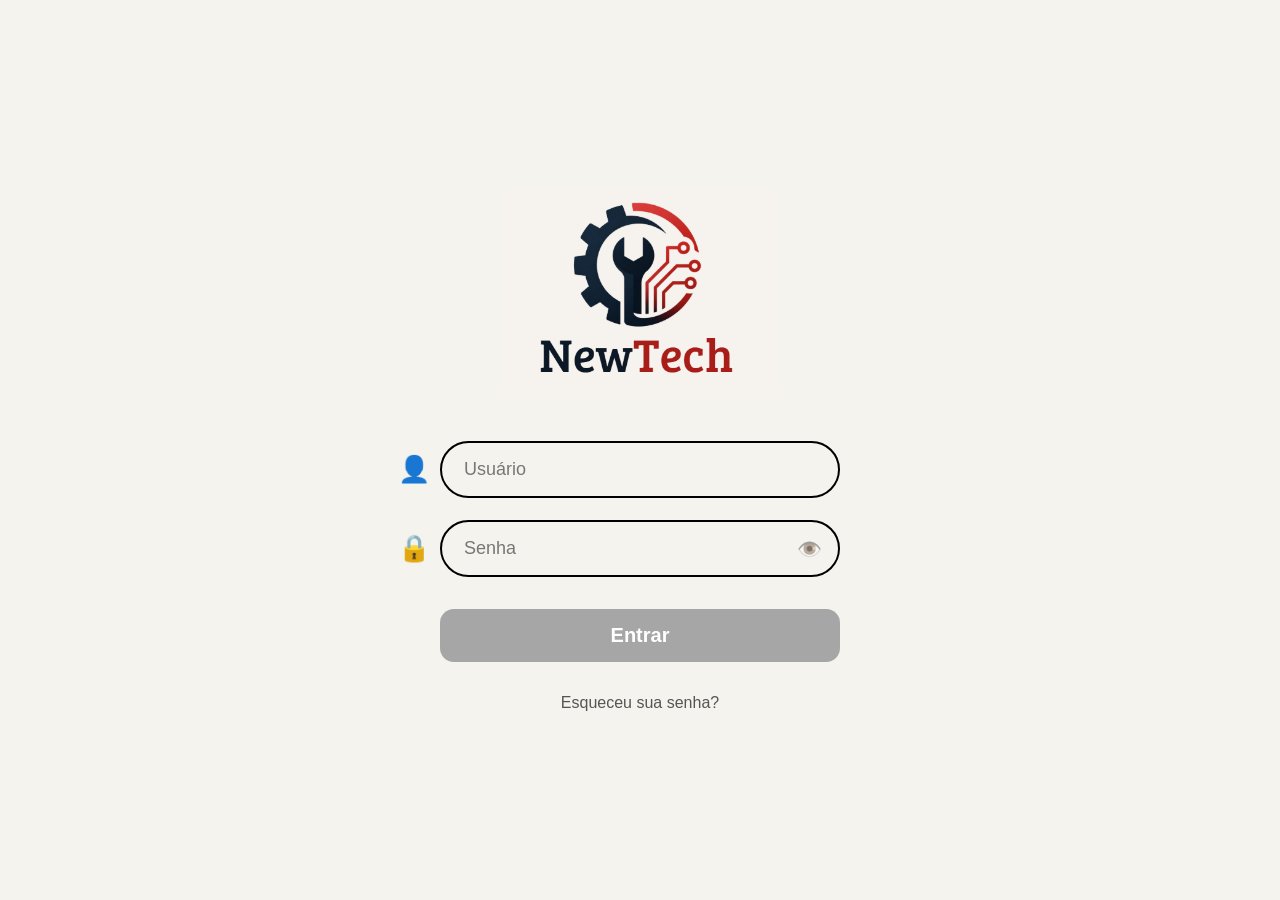
<file: index.html>
<!DOCTYPE html>
<html lang="pt-BR">
<head>
    <meta charset="UTF-8">
    <meta name="viewport" content="width=device-width, initial-scale=1.0">
    <title>NewTech - Login</title>
    <link rel="stylesheet" href="style.css">
</head>
<script src="script.js"></script>
<body class="login-page">

    <div class="login-container">
        <!-- Logo Centralizada -->
        <div class="login-logo">
            <img src="logo.png" alt="NewTech Logo">
        </div>

        <!-- Formulário de Login -->
        <div class="login-box">
            <div class="input-group">
                <span class="input-icon">👤</span>
                <input type="text" placeholder="Usuário">
            </div>

            <div class="input-group">
                <span class="input-icon">🔒</span>
                <input type="password" placeholder="Senha">
                <span class="password-toggle">👁️</span>
            </div>

            <a href="principal.html" class="btn-login">Entrar</a>

            <a href="#" class="forgot">Esqueceu sua senha?</a>
        </div>
    </div>

</body>
</html>
</file>
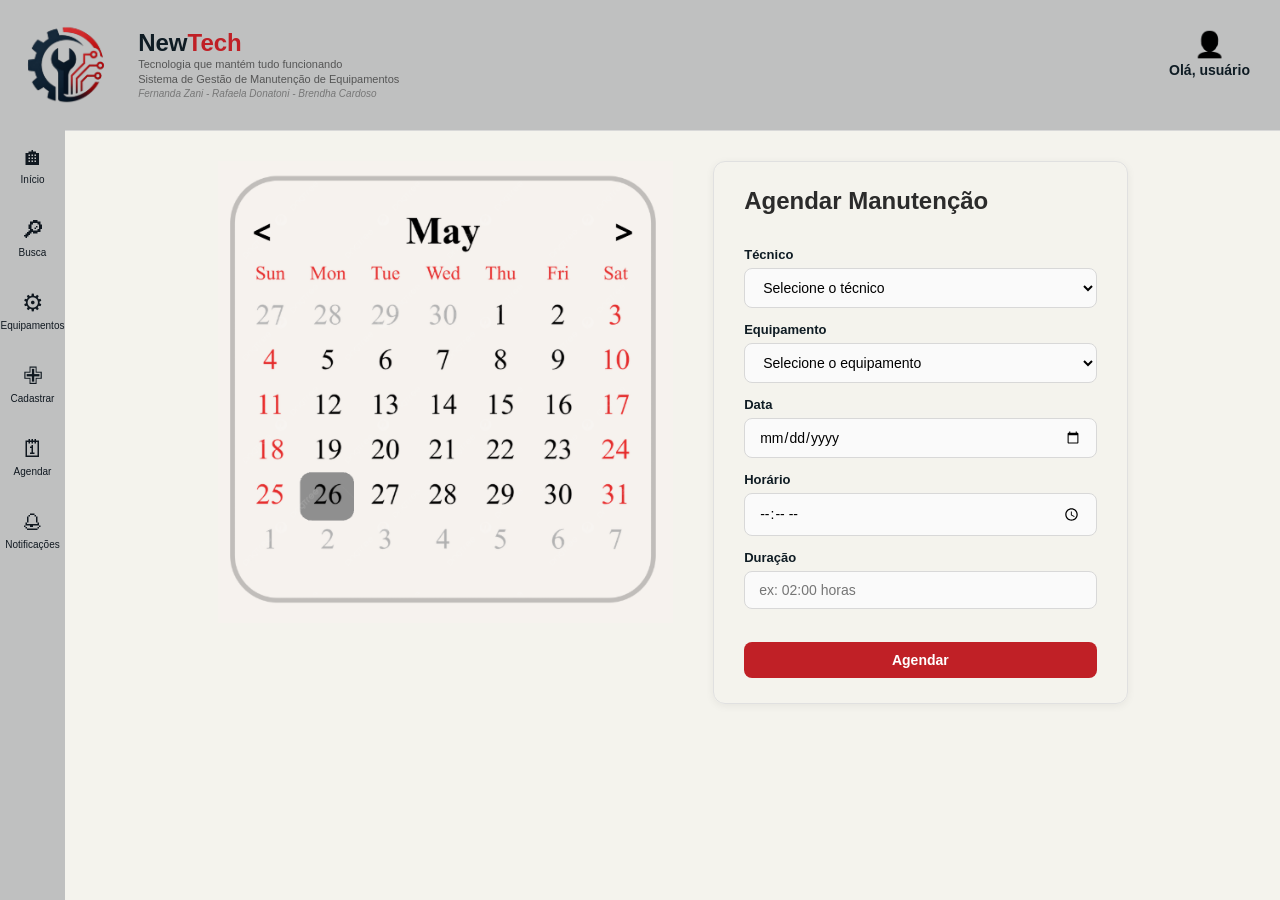
<file: agendar.html>
<!DOCTYPE html>
<html lang="pt-BR">

<head>
    <meta charset="UTF-8">
    <meta name="viewport" content="width=device-width, initial-scale=1.0">
    <title>NewTech - Agendar Manutenção</title>
    <link rel="stylesheet" href="style.css">
</head>
<script src="script.js"></script>

<body>

   <header>

    <div class="header-top">

        <!-- LOGO -->
        <div class="logo-container">
            <img src="logo1.png" alt="NewTech Logo" class="logo-img">

            <div class="logo-textos">
                <h1>New<span>Tech</span></h1>
                <p class="slogan">Tecnologia que mantém tudo funcionando</p>
                <p class="subtitulo-sistema">Sistema de Gestão de Manutenção de Equipamentos</p>
                <p class="autores">Fernanda Zani - Rafaela Donatoni - Brendha Cardoso</p>
            </div>
        </div>

        <!-- MENU -->
        <nav class="main-nav">
            <a href="principal.html">Início</a>
            <a href="busca.html">Busca</a>
            <a href="equipamentos.html">Equipamentos</a>
            <a href="cadastrar.html">Cadastrar</a>
            <a href="agendar.html">Agendar</a>
            <a href="notificacoes.html">Notificações</a>
        </nav>

        <!-- USUÁRIO -->
        <div class="user-info">Olá, usuário</div>

    </div>

</header>

    <div class="container">
        <img src="calendario.png" alt="Calendário" class="imagem-calendario">
        <div class="form-box">
            <h2>Agendar Manutenção</h2>
            <br>

            <label>Técnico</label>
            <select>
                <option>Selecione o técnico</option>
                <option>Carlos Henrique - Mecânica Industrial</option>
                <option>João Pedro - Eletrotécnica</option>
                <option>Marcos Vinícius - Soldagem</option>
                <option>Rafael Oliveira - Manutenção de Máquinas</option>
                <option>André Luiz - Automação Industrial</option>
                <option>Felipe Santos - Manufatura e Impressão 3D</option>
            </select>

            <label>Equipamento</label>
            <select>
                <option>Selecione o equipamento</option>
                <option>Torno CNC 02</option>
                <option>Furadeira de Bancada 01</option>
                <option>Compressor de Ar 01</option>
                <option>Máquina de Solda 01</option>
                <option>Fresadora 01</option>
                <option>Impressora 3D</option>
                <option>Torno Mecânico 01</option>
                <option>Serra de Fita 01</option>
                <option>Prensa Hidráulica 01</option>
                <option>Retífica 01</option>
            </select>

            <label>Data</label>
            <input type="date">

            <label>Horário</label>
            <input type="time">

            <label>Duração</label>
            <input type="text" placeholder="ex: 02:00 horas">

            <br>
            <a href="principal.html" class="btn-full">Agendar</a>
        </div>
    </div>

</body>

</html>
</file>
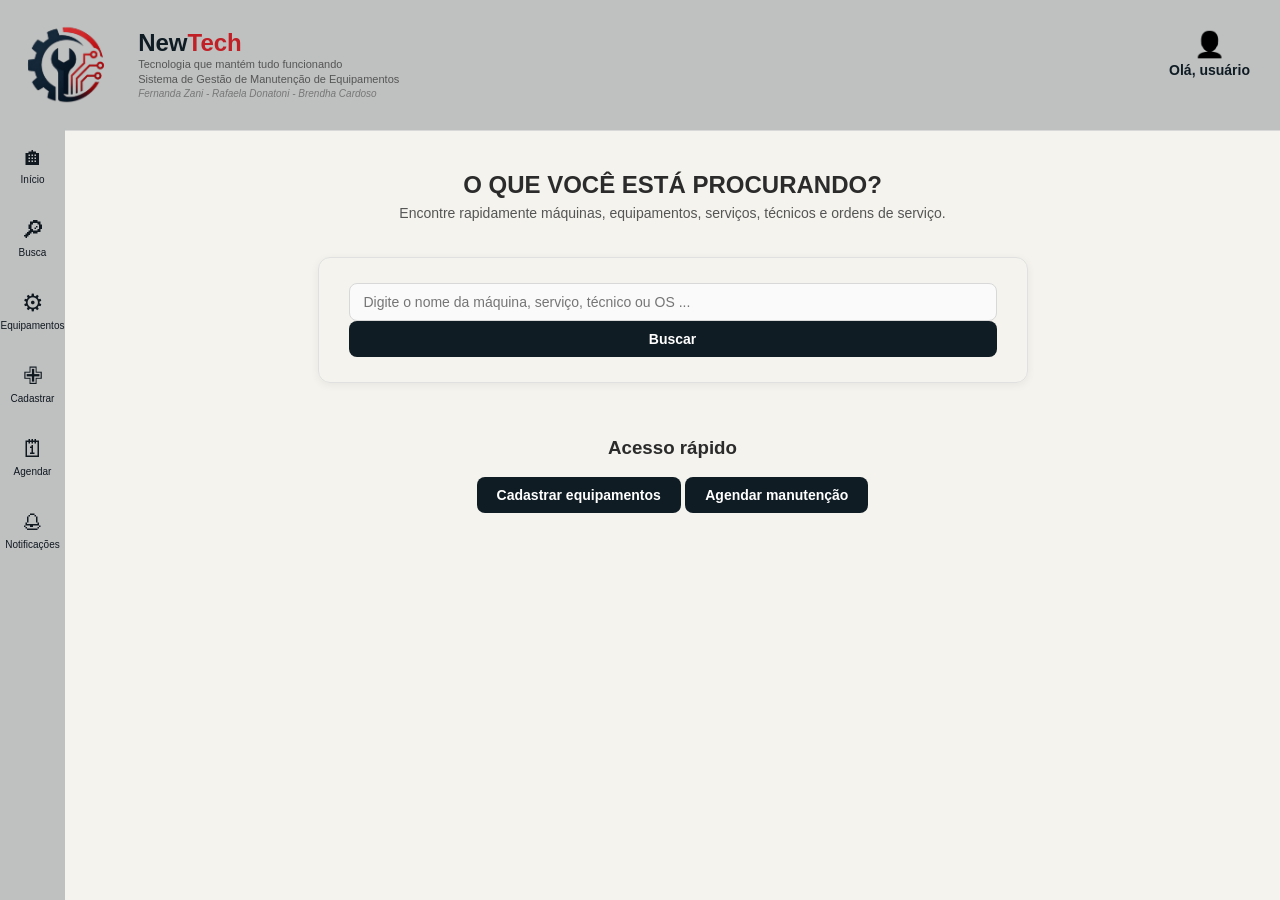
<file: busca.html>
<!DOCTYPE html>
<html lang="pt-BR">
<head>
    <meta charset="UTF-8">
    <meta name="viewport" content="width=device-width, initial-scale=1.0">
    <title>NewTech - Busca</title>
    <link rel="stylesheet" href="style.css">
</head>
<script src="script.js"></script>
<body>

   <header>

    <div class="header-top">

        <!-- LOGO -->
        <div class="logo-container">
            <img src="logo1.png" alt="NewTech Logo" class="logo-img">

            <div class="logo-textos">
                <h1>New<span>Tech</span></h1>
                <p class="slogan">Tecnologia que mantém tudo funcionando</p>
                <p class="subtitulo-sistema">Sistema de Gestão de Manutenção de Equipamentos</p>
                <p class="autores">Fernanda Zani - Rafaela Donatoni - Brendha Cardoso</p>
            </div>
        </div>

        <!-- MENU -->
        <nav class="main-nav">
            <a href="principal.html">Início</a>
            <a href="busca.html">Busca</a>
            <a href="equipamentos.html">Equipamentos</a>
            <a href="cadastrar.html">Cadastrar</a>
            <a href="agendar.html">Agendar</a>
            <a href="notificacoes.html">Notificações</a>
        </nav>

        <!-- USUÁRIO -->
        <div class="user-info">Olá, usuário</div>

    </div>

</header>

    <div class="container-center">
        <h2>O QUE VOCÊ ESTÁ PROCURANDO?</h2>
        <p class="subtitulo-busca">Encontre rapidamente máquinas, equipamentos, serviços, técnicos e ordens de serviço.</p>
        <br><br>

        <div class="form-box">
            <input type="text" placeholder="Digite o nome da máquina, serviço, técnico ou OS ...">
            <a href="#" class="btn">Buscar</a>
        </div>

        <br><br><br>
        <h3>Acesso rápido</h3>
        <br>
        <a href="cadastrar.html" class="btn">Cadastrar equipamentos</a>
        <a href="agendar.html" class="btn">Agendar manutenção</a>
    </div>

</body>
</html>
</file>
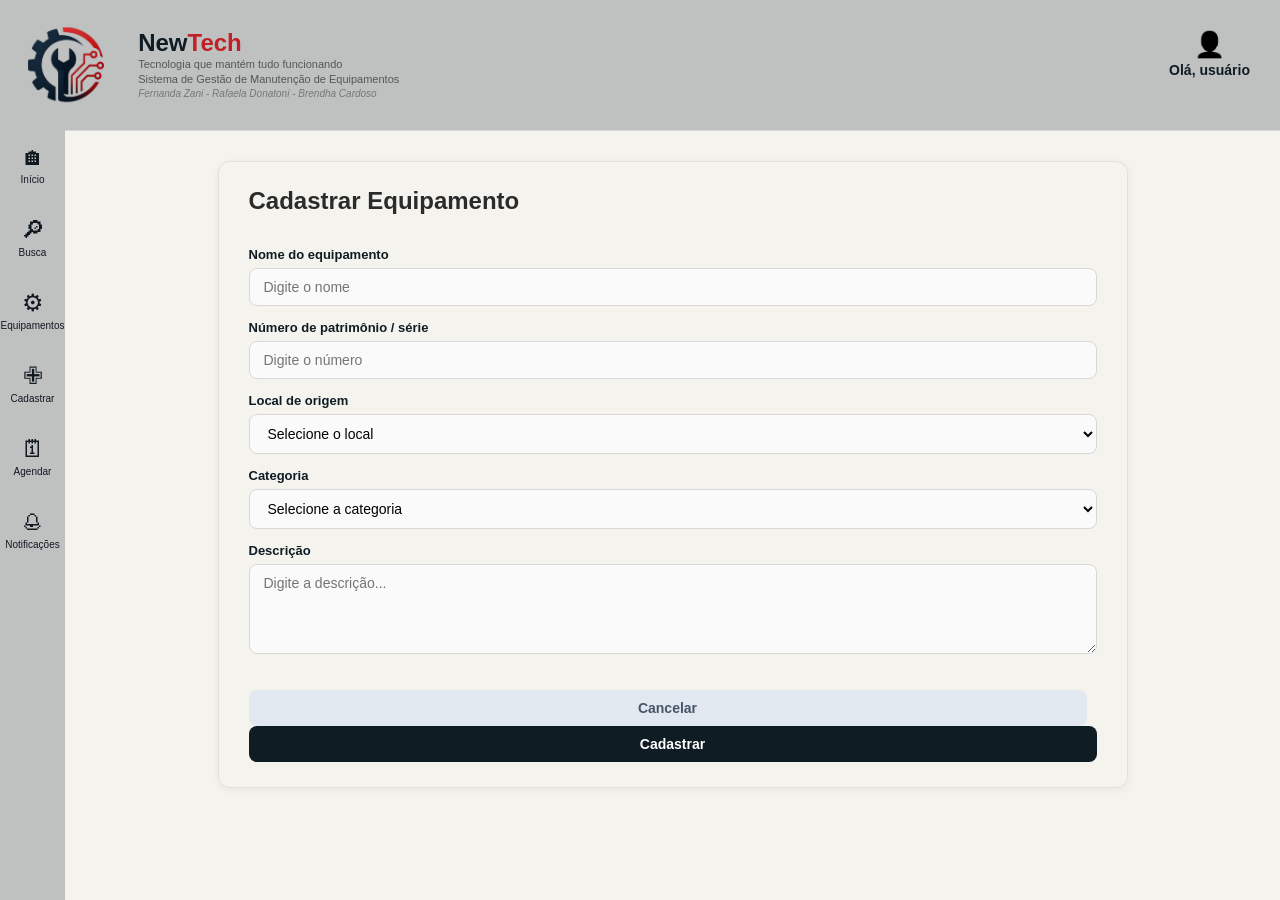
<file: cadastrar.html>
<!DOCTYPE html>
<html lang="pt-BR">
<head>
    <meta charset="UTF-8">
    <meta name="viewport" content="width=device-width, initial-scale=1.0">
    <title>NewTech - Cadastrar Equipamento</title>
    <link rel="stylesheet" href="style.css">
</head>
<script src="script.js"></script>
<body>

   <header>

    <div class="header-top">

        <!-- LOGO -->
        <div class="logo-container">
            <img src="logo1.png" alt="NewTech Logo" class="logo-img">

            <div class="logo-textos">
                <h1>New<span>Tech</span></h1>
                <p class="slogan">Tecnologia que mantém tudo funcionando</p>
                <p class="subtitulo-sistema">Sistema de Gestão de Manutenção de Equipamentos</p>
                <p class="autores">Fernanda Zani - Rafaela Donatoni - Brendha Cardoso</p>
            </div>
        </div>

        <!-- MENU -->
        <nav class="main-nav">
            <a href="principal.html">Início</a>
            <a href="busca.html">Busca</a>
            <a href="equipamentos.html">Equipamentos</a>
            <a href="cadastrar.html">Cadastrar</a>
            <a href="agendar.html">Agendar</a>
            <a href="notificacoes.html">Notificações</a>
        </nav>

        <!-- USUÁRIO -->
        <div class="user-info">Olá, usuário</div>

    </div>

</header>

    <div class="container">
        <div class="form-box">
            <h2>Cadastrar Equipamento</h2>
            <br>
            
            <label>Nome do equipamento</label>
            <input type="text" placeholder="Digite o nome">

            <label>Número de patrimônio / série</label>
            <input type="text" placeholder="Digite o número">

            <label>Local de origem</label>
            <select>
                <option>Selecione o local</option>
                <option>Lab. Manufatura</option>
                <option>Oficina Mecânica</option>
                <option>Lab. Informática</option>
                <option>Lab. Elétrica</option>
                <option>Oficina Pneumática</option>
            </select>

            <label>Categoria</label>
            <select>
                <option>Selecione a categoria</option>
                <option>Mecânica</option>
                <option>Usinagem</option>
                <option>Informática</option>
                <option>Elétrica</option>
                <option>Eletrônica</option>
                <option>Pneumática</option>
                <option>Periféricos</option>
            </select>

            <label>Descrição</label>
            <textarea placeholder="Digite a descrição..."></textarea>

            <br><br>
            <a href="equipamentos.html" class="btn-cancelar">Cancelar</a>
            <a href="equipamentos.html" class="btn">Cadastrar</a>
        </div>
    </div>

</body>
</html>
</file>
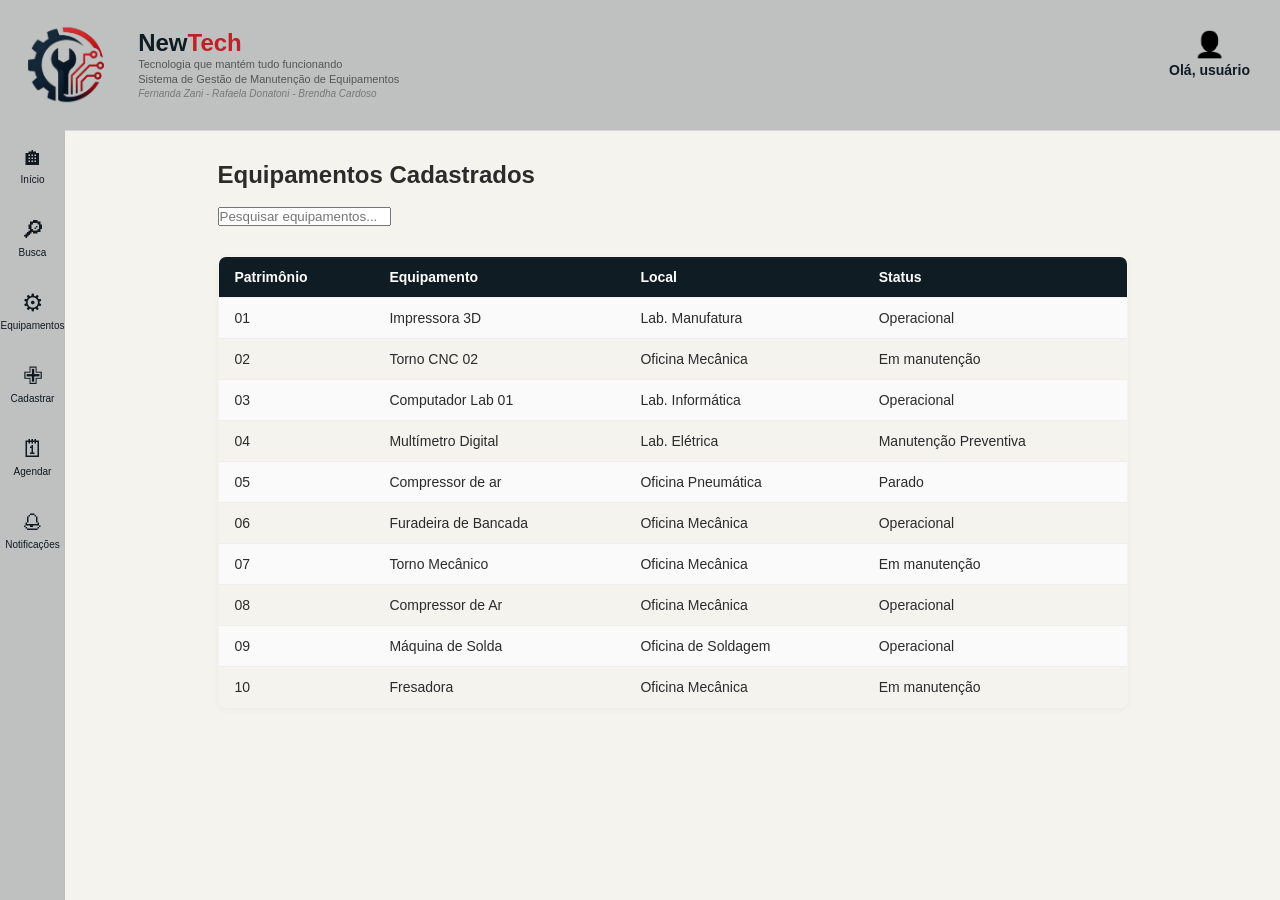
<file: equipamentos.html>
<!DOCTYPE html>
<html lang="pt-BR">

<head>
    <meta charset="UTF-8">
    <meta name="viewport" content="width=device-width, initial-scale=1.0">
    <title>NewTech - Equipamentos</title>
    <link rel="stylesheet" href="style.css">
</head>
<script src="script.js"></script>

<body>

    <header>

    <div class="header-top">

        <!-- LOGO -->
        <div class="logo-container">
            <img src="logo1.png" alt="NewTech Logo" class="logo-img">

            <div class="logo-textos">
                <h1>New<span>Tech</span></h1>
                <p class="slogan">Tecnologia que mantém tudo funcionando</p>
                <p class="subtitulo-sistema">Sistema de Gestão de Manutenção de Equipamentos</p>
                <p class="autores">Fernanda Zani - Rafaela Donatoni - Brendha Cardoso</p>
            </div>
        </div>

        <!-- MENU -->
        <nav class="main-nav">
            <a href="principal.html">Início</a>
            <a href="busca.html">Busca</a>
            <a href="equipamentos.html">Equipamentos</a>
            <a href="cadastrar.html">Cadastrar</a>
            <a href="agendar.html">Agendar</a>
            <a href="notificacoes.html">Notificações</a>
        </nav>

        <!-- USUÁRIO -->
        <div class="user-info">Olá, usuário</div>

    </div>

</header>

    <div class="container">
        <h2>Equipamentos Cadastrados</h2>
        <br>
        <input type="text" placeholder="Pesquisar equipamentos..." class="input-busca">

        <table>
            <tr>
                <th>Patrimônio</th>
                <th>Equipamento</th>
                <th>Local</th>
                <th>Status</th>
            </tr>
            <tr>
                <td>01</td>
                <td>Impressora 3D</td>
                <td>Lab. Manufatura</td>
                <td>Operacional</td>
            </tr>
            <tr>
                <td>02</td>
                <td>Torno CNC 02</td>
                <td>Oficina Mecânica</td>
                <td>Em manutenção</td>
            </tr>
            <tr>
                <td>03</td>
                <td>Computador Lab 01</td>
                <td>Lab. Informática</td>
                <td>Operacional</td>
            </tr>
            <tr>
                <td>04</td>
                <td>Multímetro Digital</td>
                <td>Lab. Elétrica</td>
                <td>Manutenção Preventiva</td>
            </tr>
            <tr>
                <td>05</td>
                <td>Compressor de ar</td>
                <td>Oficina Pneumática</td>
                <td>Parado</td>
            </tr>
            <tr>
                <td>06</td>
                <td>Furadeira de Bancada</td>
                <td>Oficina Mecânica</td>
                <td>Operacional</td>
            </tr>
            <tr>
                <td>07</td>
                <td>Torno Mecânico</td>
                <td>Oficina Mecânica</td>
                <td>Em manutenção</td>
            </tr>
            <tr>
                <td>08</td>
                <td>Compressor de Ar</td>
                <td>Oficina Mecânica</td>
                <td>Operacional</td>
            </tr>
            <tr>
                <td>09</td>
                <td>Máquina de Solda</td>
                <td>Oficina de Soldagem</td>
                <td>Operacional</td>
            </tr>
            <tr>
                <td>10</td>
                <td>Fresadora</td>
                <td>Oficina Mecânica</td>
                <td>Em manutenção</td>
            </tr>
        </table>
    </div>

</body>

</html>
</file>
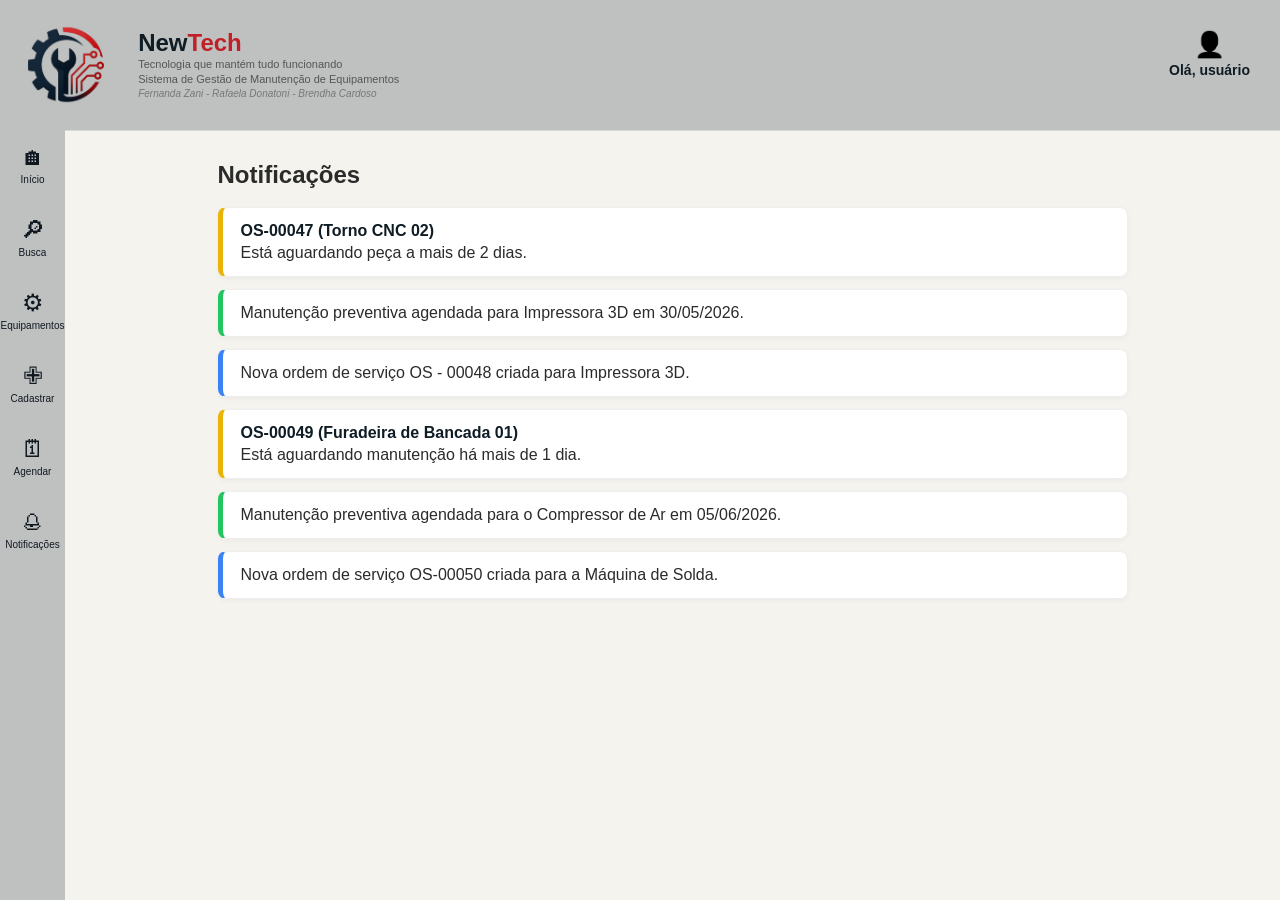
<file: notificacoes.html>
<!DOCTYPE html>
<html lang="pt-BR">

<head>
    <meta charset="UTF-8">
    <meta name="viewport" content="width=device-width, initial-scale=1.0">
    <title>NewTech - Notificações</title>
    <link rel="stylesheet" href="style.css">
</head>
<script src="script.js"></script>

<body>

   <header>

    <div class="header-top">

        <!-- LOGO -->
        <div class="logo-container">
            <img src="logo1.png" alt="NewTech Logo" class="logo-img">

            <div class="logo-textos">
                <h1>New<span>Tech</span></h1>
                <p class="slogan">Tecnologia que mantém tudo funcionando</p>
                <p class="subtitulo-sistema">Sistema de Gestão de Manutenção de Equipamentos</p>
                <p class="autores">Fernanda Zani - Rafaela Donatoni - Brendha Cardoso</p>
            </div>
        </div>

        <!-- MENU -->
        <nav class="main-nav">
            <a href="principal.html">Início</a>
            <a href="busca.html">Busca</a>
            <a href="equipamentos.html">Equipamentos</a>
            <a href="cadastrar.html">Cadastrar</a>
            <a href="agendar.html">Agendar</a>
            <a href="notificacoes.html">Notificações</a>
        </nav>

        <!-- USUÁRIO -->
        <div class="user-info">Olá, usuário</div>

    </div>

</header>
    <div class="container">
        <h2>Notificações</h2>
        <br>

        <div class="notif-item">
            <strong>OS-00047 (Torno CNC 02)</strong>
            <p>Está aguardando peça a mais de 2 dias.</p>
        </div>

        <div class="notif-verde">
            <p>Manutenção preventiva agendada para Impressora 3D em 30/05/2026.</p>
        </div>

        <div class="notif-azul">
            <p>Nova ordem de serviço OS - 00048 criada para Impressora 3D.</p>
        </div>
        <div class="notif-item">
            <strong>OS-00049 (Furadeira de Bancada 01)</strong>
            <p>Está aguardando manutenção há mais de 1 dia.</p>
        </div>

        <div class="notif-verde">
            <p>Manutenção preventiva agendada para o Compressor de Ar em 05/06/2026.</p>
        </div>

        <div class="notif-azul">
            <p>Nova ordem de serviço OS-00050 criada para a Máquina de Solda.</p>
        </div>
    </div>

</body>

</html>
</file>
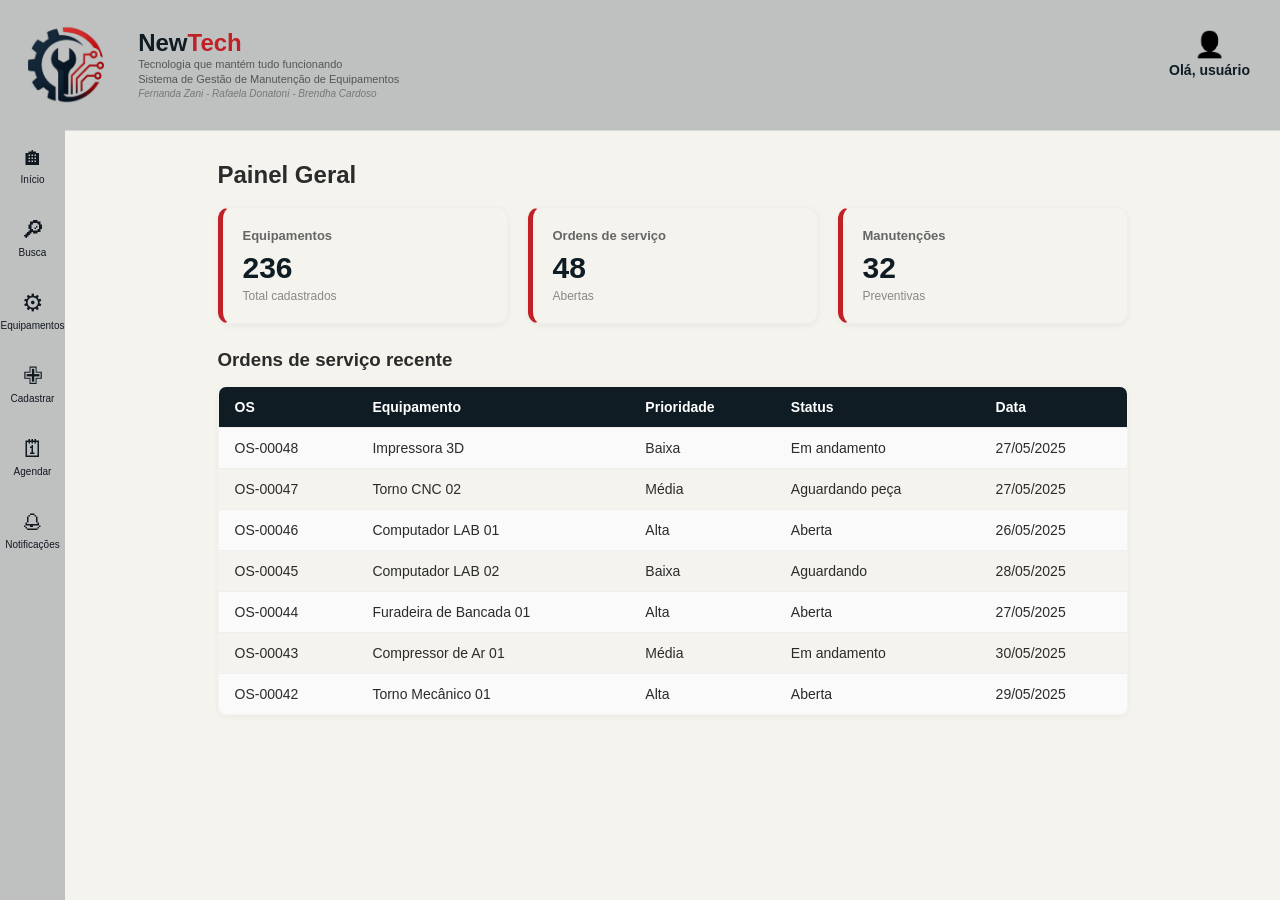
<file: principal.html>
<!DOCTYPE html>
<html lang="pt-BR">

<head>
    <meta charset="UTF-8">
    <meta name="viewport" content="width=device-width, initial-scale=1.0">
    <title>NewTech - Sistema de Gestão de Manutenção</title>
    <link rel="stylesheet" href="style.css">
</head>
<script src="script.js"></script>

<body>

    <header>

    <div class="header-top">

        <!-- LOGO -->
        <div class="logo-container">
            <img src="logo1.png" alt="NewTech Logo" class="logo-img">

            <div class="logo-textos">
                <h1>New<span>Tech</span></h1>
                <p class="slogan">Tecnologia que mantém tudo funcionando</p>
                <p class="subtitulo-sistema">Sistema de Gestão de Manutenção de Equipamentos</p>
                <p class="autores">Fernanda Zani - Rafaela Donatoni - Brendha Cardoso</p>
            </div>
        </div>

        <!-- MENU -->
        <nav class="main-nav">
            <a href="principal.html">Início</a>
            <a href="busca.html">Busca</a>
            <a href="equipamentos.html">Equipamentos</a>
            <a href="cadastrar.html">Cadastrar</a>
            <a href="agendar.html">Agendar</a>
            <a href="notificacoes.html">Notificações</a>
        </nav>

        <!-- USUÁRIO -->
        <div class="user-info">Olá, usuário</div>

    </div>

</header>

    <div class="container">
        <h2>Painel Geral</h2>
        <br>

        <div class="grid-cards">
            <div class="card">
                <h4>Equipamentos</h4>
                <h3>236</h3>
                <p>Total cadastrados</p>
            </div>
            <div class="card">
                <h4>Ordens de serviço</h4>
                <h3>48</h3>
                <p>Abertas</p>
            </div>
            <div class="card">
                <h4>Manutenções</h4>
                <h3>32</h3>
                <p>Preventivas</p>
            </div>
        </div>

        <h3>Ordens de serviço recente</h3>
        <table>
            <tr>
                <th>OS</th>
                <th>Equipamento</th>
                <th>Prioridade</th>
                <th>Status</th>
                <th>Data</th>
            </tr>
            <tr>
                <td>OS-00048</td>
                <td>Impressora 3D</td>
                <td>Baixa</td>
                <td>Em andamento</td>
                <td>27/05/2025</td>
            </tr>
            <tr>
                <td>OS-00047</td>
                <td>Torno CNC 02</td>
                <td>Média</td>
                <td>Aguardando peça</td>
                <td>27/05/2025</td>
            </tr>
            <tr>
                <td>OS-00046</td>
                <td>Computador LAB 01</td>
                <td>Alta</td>
                <td>Aberta</td>
                <td>26/05/2025</td>
            </tr>
            <tr>
                <td>OS-00045</td>
                <td>Computador LAB 02</td>
                <td>Baixa</td>
                <td>Aguardando</td>
                <td>28/05/2025</td>
            </tr>
            <tr>
                <td>OS-00044</td>
                <td>Furadeira de Bancada 01</td>
                <td>Alta</td>
                <td>Aberta</td>
                <td>27/05/2025</td>
            </tr>
            <tr>
                <td>OS-00043</td>
                <td>Compressor de Ar 01</td>
                <td>Média</td>
                <td>Em andamento</td>
                <td>30/05/2025</td>
            </tr>
            <tr>
                <td>OS-00042</td>
                <td>Torno Mecânico 01</td>
                <td>Alta</td>
                <td>Aberta</td>
                <td>29/05/2025</td>
            </tr>
        </table>
    </div>

</body>

</html>
</file>
<file: style.css>
/* VARIÁVEIS E REGRAS GERAIS */
* {
    margin: 0;
    padding: 0;
    box-sizing: border-box;
    font-family: 'Segoe UI', Arial, sans-serif;
}

:root {
    --primary-red: #c02026;
    --primary-dark: #0f1c24;
    --bg-cream: #f4f3ed;
    --text-color: #2b2b2b;
    --border-color: #d8d8d8;
    --btn-hover: #a01a1e;
}

body {
    background-color: var(--bg-cream);
    color: var(--text-color);
    min-height: 100vh;
    display: flex;
    flex-direction: column;
}

/* TELA DE LOGIN — ORIGINAL */
body.login-page {
    background-color: var(--bg-cream);
    display: flex;
    justify-content: center;
    align-items: center;
    min-height: 100vh;
}

.login-container {
    display: flex;
    flex-direction: column;
    align-items: center;
    width: 100%;
    max-width: 440px;
    padding: 20px;
}

/* Logo do Login Centralizada */
.login-logo {
    margin-bottom: 40px;
    text-align: center;
}

.login-logo img {
    max-width: 280px;
    height: auto;
    object-fit: contain;
}

/* Caixa do Formulário de Login */
.login-box {
    width: 100%;
    display: flex;
    flex-direction: column;
    align-items: center;
    gap: 22px;
    background: transparent;
    box-shadow: none;
    border: none;
    padding: 0;
}

/* Inputs da Tela de Login */
.input-group {
    position: relative;
    width: 100%;
    display: flex;
    align-items: center;
}

.input-icon {
    position: absolute;
    left: -42px;
    font-size: 26px;
    color: #000;
}

.input-group input {
    width: 100%;
    padding: 16px 50px 16px 22px;
    border: 2.5px solid #000000;
    border-radius: 30px;
    background-color: transparent;
    font-size: 18px;
    outline: none;
    color: #333;
}

.input-group input::placeholder {
    color: #777;
}

.password-toggle {
    position: absolute;
    right: 18px;
    font-size: 20px;
    cursor: pointer;
    opacity: 0.6;
}

.btn-login {
    width: 100%;
    padding: 15px;
    background-color: #a6a6a6;
    color: #ffffff;
    text-align: center;
    text-decoration: none;
    font-size: 20px;
    font-weight: 600;
    border-radius: 14px;
    transition: background-color 0.2s ease;
    margin-top: 10px;
}

.btn-login:hover {
    background-color: #8c8c8c;
}

/* Link Esqueceu a Senha */
.forgot {
    margin-top: 10px;
    color: #555;
    font-size: 16px;
    text-decoration: none;
}

.forgot:hover {
    text-decoration: underline;
}

/* CABEÇALHO E NAVEGAÇÃO */
header {
    background-color: var(--bg-cream);
    border-bottom: 1px solid var(--border-color);
    padding: 15px 30px;
    display: flex;
    justify-content: space-between;
    align-items: center;
    flex-wrap: wrap;
    gap: 20px;
}

.logo-container {
    display: flex;
    align-items: center;
    gap: 12px;
}

.logo-img {
    height: 100px;
    width: auto;
    object-fit: contain;
    transform: translate(-45px, -10px);
}

.logo-textos {
    display: flex;
    flex-direction: column;
    transform: translateX(-65px);
}

.logo-textos h1 {
    font-size: 24px;
    color: var(--primary-dark);
    font-weight: 800;
    line-height: 1;
}

.logo-textos h1 span {
    color: var(--primary-red);
}

.logo-textos p {
    font-size: 11px;
    color: #555;
    margin-top: 3px;
}

.logo-textos .autores {
    font-size: 10px;
    color: #777;
    font-style: italic;
}

nav {
    display: flex;
    gap: 18px;
    align-items: center;
}

nav a {
    text-decoration: none;
    color: var(--primary-dark);
    font-weight: 600;
    font-size: 14px;
    transition: color 0.2s ease;
}

nav a:hover {
    color: var(--primary-red);
}

.user-info {
    font-weight: 700;
    color: var(--primary-dark);
    font-size: 14px;

    position: absolute;
    top: 30px;
    right: 30px;
}

/* Ícone de usuário */
.user-info::before {
    content: "👤";
    filter: grayscale(1) brightness(0);
    display: block;
    font-size: 25px;
    text-align: center;
    margin-bottom: 3px;
}

/* ESTRUTURA E CONTAINERS */
.container {
    max-width: 950px;
    margin: 30px auto;
    padding: 0 20px;
    width: 100%;
}

.container-center {
    max-width: 750px;
    margin: 40px auto;
    padding: 0 20px;
    text-align: center;
}

.subtitulo-busca {
    color: #555;
    margin-top: 6px;
    font-size: 14px;
}

/* FORMULÁRIOS */
.form-box {
    background: var(--card-bg);
    padding: 25px 30px;
    border-radius: 12px;
    box-shadow: 0 2px 8px rgba(0,0,0,0.06);
    display: flex;
    flex-direction: column;
    border: 1px solid #e0e0e0;
}

label {
    font-weight: 600;
    margin-bottom: 6px;
    margin-top: 14px;
    font-size: 13px;
    color: var(--primary-dark);
}

.form-box input[type="text"],
.form-box input[type="date"],
.form-box input[type="time"],
.form-box select,
.form-box textarea {
    width: 100%;
    padding: 10px 14px;
    border: 1px solid var(--border-color);
    border-radius: 8px;
    font-size: 14px;
    background-color: #fafafa;
    outline: none;
    transition: all 0.2s ease;
}

.form-box input:focus,
.form-box select:focus,
.form-box textarea:focus {
    border-color: var(--primary-dark);
    background-color: #ffffff;
}

textarea {
    resize: vertical;
    min-height: 90px;
}

/* BOTÕES GERAIS */
.btn, .btn-full, .btn-cancelar {
    display: inline-block;
    text-align: center;
    text-decoration: none;
    padding: 10px 20px;
    border-radius: 8px;
    font-weight: 600;
    cursor: pointer;
    transition: all 0.2s ease;
    border: none;
    font-size: 14px;
}

.btn {
    background-color: var(--primary-dark);
    color: #ffffff;
}

.btn:hover {
    background-color: #203240;
}

.btn-full {
    background-color: var(--primary-red);
    color: #ffffff;
    width: 100%;
    margin-top: 15px;
}

.btn-full:hover {
    background-color: var(--btn-hover);
}

.btn-cancelar {
    background-color: #e2e8f0;
    color: #475569;
    margin-right: 10px;
}

.btn-cancelar:hover {
    background-color: #cbd5e1;
}

/* DASHBOARD E CARDS */
.grid-cards {
    display: grid;
    grid-template-columns: repeat(auto-fit, minmax(200px, 1fr));
    gap: 20px;
    margin-bottom: 25px;
}

.card {
    background: var(--card-bg);
    padding: 20px;
    border-radius: 12px;
    box-shadow: 0 2px 6px rgba(0,0,0,0.05);
    border-left: 5px solid var(--primary-red);
    border-top: 1px solid #eee;
    border-right: 1px solid #eee;
    border-bottom: 1px solid #eee;
}

.card h4 {
    color: #666;
    font-size: 13px;
    margin-bottom: 8px;
}

.card h3 {
    font-size: 30px;
    color: var(--primary-dark);
    margin-bottom: 4px;
}

.card p {
    font-size: 12px;
    color: #888;
}

/* TABELAS */
table {
    width: 100%;
    border-collapse: collapse;
    background: var(--card-bg);
    border-radius: 8px;
    overflow: hidden;
    box-shadow: 0 2px 6px rgba(0,0,0,0.04);
    margin-top: 15px;
    border: 1px solid var(--border-color);
}

th, td {
    padding: 12px 16px;
    text-align: left;
    font-size: 14px;
}

th {
    background-color: var(--primary-dark);
    color: #ffffff;
    font-weight: 600;
}

tr {
    border-bottom: 1px solid #eeeeee;
}

tr:nth-child(even) {
    background-color: #fafafa;
}

tr:hover {
    background-color: #f1f5f9;
}

.input-busca {
    margin-bottom: 15px;
}

/* NOTIFICAÇÕES */
.notif-item, .notif-verde, .notif-azul {
    padding: 14px 18px;
    border-radius: 8px;
    margin-bottom: 12px;
    background-color: #ffffff;
    box-shadow: 0 2px 5px rgba(0,0,0,0.04);
    border-top: 1px solid #eee;
    border-right: 1px solid #eee;
    border-bottom: 1px solid #eee;
}

.notif-item {
    border-left: 5px solid #eab308;
}

.notif-verde {
    border-left: 5px solid #22c55e;
}

.notif-azul {
    border-left: 5px solid #3b82f6;
}

.notif-item strong {
    display: block;
    margin-bottom: 4px;
    color: var(--primary-dark);
}

/* MENU LATERAL COM ÍCONES - SOMENTE NAS PÁGINAS INTERNAS */
body:not(.login-page) nav.main-nav {
    position: fixed;
    top: 88px;
    left: 0;
    bottom: 0;
    width: 56px;
    background: #bfc0c0;
    display: flex;
    flex-direction: column;
    align-items: stretch;
    justify-content: flex-start;
    gap: 0;
    padding: 6px 0;
    z-index: 100;
    overflow-y: auto;
}

/* OPÇÕES DO MENU */
body:not(.login-page) nav.main-nav a {
    width: 100%;
    min-height: 64px;
    padding: 8px 3px;
    display: flex;
    flex-direction: column;
    align-items: center;
    justify-content: center;
    gap: 3px;
    color: #101820;
    text-decoration: none;
    font-size: 9px;
    font-weight: 500;
    text-align: center;
    border-radius: 0 8px 8px 0;
}

/* ÍCONES SVG */
body:not(.login-page) nav.main-nav a svg {
    width: 30px;
    height: 30px;
    fill: none;
    stroke: #101820;
    stroke-width: 1.5;
    stroke-linecap: round;
    stroke-linejoin: round;
    flex-shrink: 0;
}

/* EFEITO AO PASSAR O MOUSE */
body:not(.login-page) nav.main-nav a:hover {
    background: #d5d5d5;
    color: #101820;
}

/* OPÇÃO ATIVA */
body:not(.login-page) nav.main-nav a[aria-current="page"] {
    background: #d0d0d0;
}

/* CONTEÚDO CENTRALIZADO À DIREITA DO MENU */
body:not(.login-page) .container {
    width: min(950px, calc(100% - 96px));
    margin: 30px 0 30px
        calc(56px + (100% - 56px - min(950px, 100% - 96px)) / 2);
}

body:not(.login-page) .container-center {
    width: min(750px, calc(100% - 96px));
    margin: 40px 0 40px
        calc(56px + (100% - 56px - min(750px, 100% - 96px)) / 2);
}

/* CABEÇALHO CINZA */
body:not(.login-page) header {
    background-color: #bfc0c0;
}

/* MENU LATERAL */
body:not(.login-page) nav.main-nav {
    position: fixed;
    top: 120px;
    left: 0;
    bottom: 0;
    width: 65px;
    background-color: #bfc0c0;
    display: flex;
    flex-direction: column;
    align-items: center;
    justify-content: flex-start;
    gap: 8px;
    padding: 12px 0;
    z-index: 100;
    overflow-y: auto;
}

/* LINKS DO MENU */
body:not(.login-page) nav.main-nav a {
    width: 100%;
    min-height: 65px;
    padding: 8px 2px;
    display: flex;
    flex-direction: column;
    align-items: center;
    justify-content: center;
    gap: 5px;
    color: #101820;
    font-size: 10px;
    font-weight: 500;
    text-align: center;
    text-decoration: none;
    border-radius: 0;
}

/* ÍCONES CRIADOS PELO CSS */
body:not(.login-page) nav.main-nav a::before {
    display: block;
    font-size: 24px;
    line-height: 1;
    color: #101820;
}

/* Ícone de início */
body:not(.login-page) nav.main-nav a[href*="principal"]::before {
    content: "🏠︎";
}

/* Ícone de busca */
body:not(.login-page) nav.main-nav a[href*="busca"]::before {
    content: "🔎︎";
}

/* Ícone de equipamentos */
body:not(.login-page) nav.main-nav a[href*="equipamentos"]::before {
    content: "⚙︎";
}

/* Ícone de cadastro */
body:not(.login-page) nav.main-nav a[href*="cadastrar"]::before {
    content: "✙";
}

/* Ícone de agendamento */
body:not(.login-page) nav.main-nav a[href*="agendar"]::before {
    content: "🗓";
}

/* Ícone de notificações */
body:not(.login-page) nav.main-nav a[href*="notificacoes"]::before {
    content: "🕭";
}

/* EFEITO AO PASSAR O MOUSE */
body:not(.login-page) nav.main-nav a:hover {
    background-color: #d5d5d5;
    color: #101820;
}

/* CENTRALIZAÇÃO DO CONTEÚDO */
body:not(.login-page) .container {
    width: min(950px, calc(100% - 105px));
    margin: 30px 0 30px
        calc(65px + (100% - 65px - min(950px, 100% - 105px)) / 2);
}

body:not(.login-page) .container-center {
    width: min(750px, calc(100% - 105px));
    margin: 40px 0 40px
        calc(65px + (100% - 65px - min(750px, 100% - 105px)) / 2);
}

/*caledario*/
.container:has(.imagem-calendario) {
    display: grid;
    grid-template-columns: 1.1fr 1fr;
    align-items: start;
    gap: 40px;
    width: 95%;
    max-width: 1400px;
    margin: 30px auto;
}

.container:has(.imagem-calendario) .imagem-calendario {
    width: 100%;
    max-width: 550px;
    height: auto;
    justify-self: center;
}

.container:has(.imagem-calendario) form {
    width: 100%;
    max-width: 450px;
    margin: 0;
}

/* TABLETS E CELULARES */
@media (max-width: 900px) {

    /* Evita que elementos aumentem a largura da página */
    body:not(.login-page) {
        width: 100%;
        max-width: 100%;
        overflow-x: hidden;
    }

    /* Cabeçalho */
    body:not(.login-page) header {
        width: 100%;
        max-width: 100%;
        padding: 10px;
        gap: 8px;
    }

    /* Menu lateral fixo */
    body:not(.login-page) nav.main-nav {
        position: fixed;
        top: 120px;
        left: 0;
        bottom: 0;
        width: 55px;
        padding: 8px 0;
        gap: 3px;
        overflow-y: auto;
        overflow-x: hidden;
    }

    body:not(.login-page) nav.main-nav a {
        width: 100%;
        min-height: 55px;
        padding: 5px 1px;
        font-size: 8px;
        gap: 4px;
        overflow-wrap: anywhere;
    }

    body:not(.login-page) nav.main-nav a::before {
        font-size: 20px;
    }

    body:not(.login-page) nav.main-nav a svg {
        width: 22px;
        height: 22px;
    }

    /* TODOS os containers das páginas */
    body:not(.login-page) .container,
    body:not(.login-page) .container-center {
        box-sizing: border-box;
        width: auto !important;
        max-width: none !important;
        min-width: 0;
        margin: 20px 10px 20px 65px !important;
        padding: 0 5px;
    }

    /* Elementos internos não ultrapassam o conteúdo */
    body:not(.login-page) .container > *,
    body:not(.login-page) .container-center > * {
        max-width: 100%;
        min-width: 0;
    }

    /* Formulários */
    body:not(.login-page) .form-box {
        width: 100%;
        max-width: 100%;
        min-width: 0;
        padding: 18px 12px;
    }

    body:not(.login-page) .form-box input,
    body:not(.login-page) .form-box select,
    body:not(.login-page) .form-box textarea {
        max-width: 100%;
        min-width: 0;
    }

    /* Grades e cards */
    body:not(.login-page) .grid-cards {
        grid-template-columns: minmax(0, 1fr);
        gap: 12px;
    }

    body:not(.login-page) .card {
        min-width: 0;
        width: 100%;
    }

    /* Tabelas podem ser roladas sem alargar a página */
    body:not(.login-page) table {
        display: block;
        width: 100%;
        max-width: 100%;
        overflow-x: auto;
    }

    /* Calendário e agendamento */
    body:not(.login-page) .container:has(.imagem-calendario) {
        display: flex;
        flex-direction: column;
        align-items: stretch;
        gap: 20px;
    }

    body:not(.login-page) .container:has(.imagem-calendario)
    .imagem-calendario {
        display: block;
        width: 100%;
        max-width: 100%;
        height: auto;
    }

    body:not(.login-page) .container:has(.imagem-calendario) form {
        width: 100%;
        max-width: 100%;
        min-width: 0;
        margin: 0;
    }
}

/* CELULARES ESTREITOS */
@media (max-width: 400px) {

    body:not(.login-page) .container,
    body:not(.login-page) .container-center {
        margin-left: 58px !important;
        margin-right: 7px !important;
        padding: 0 3px;
    }

    body:not(.login-page) nav.main-nav {
        width: 48px;
    }

    body:not(.login-page) .logo-img {
        height: 45px;
    }

    body:not(.login-page) .logo-textos h1 {
        font-size: 16px;
    }

    body:not(.login-page) .form-box {
        padding: 14px 9px;
    }

    body:not(.login-page) .card {
        padding: 14px;
    }
}
</file>
